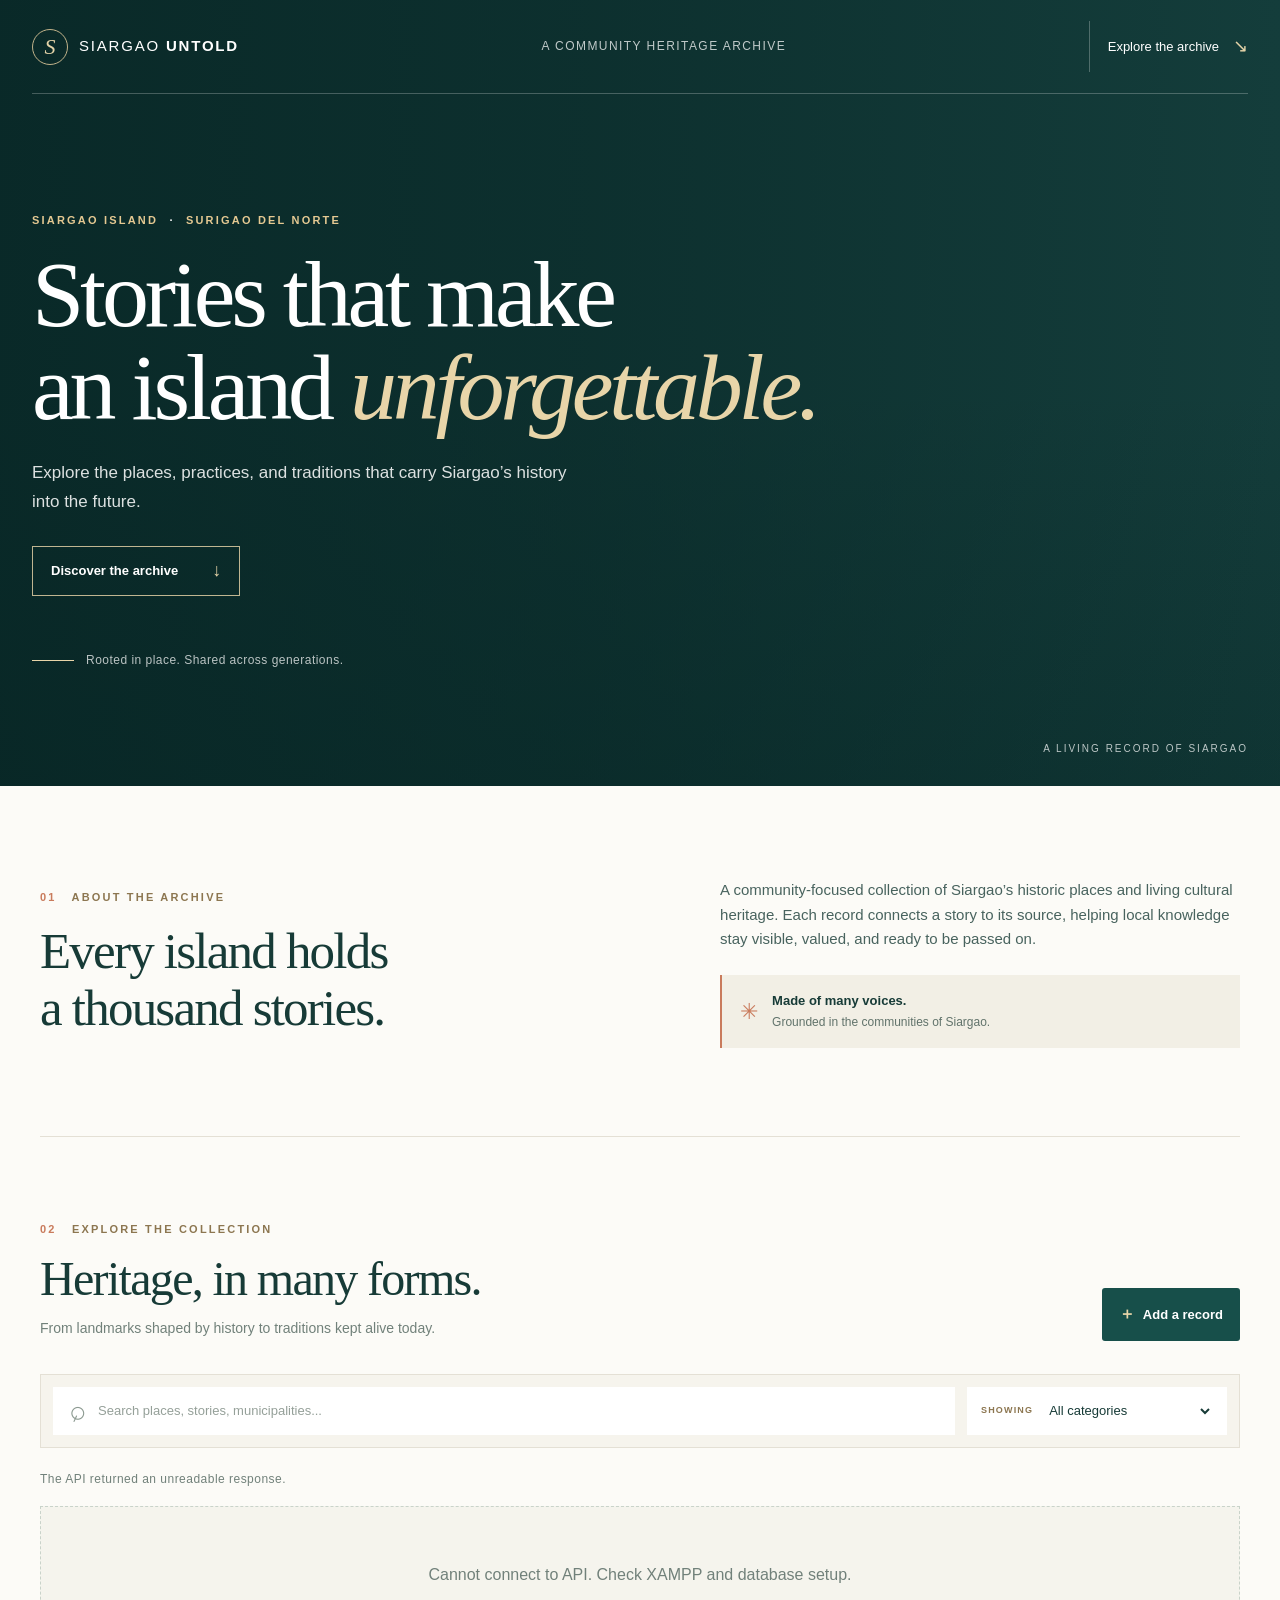
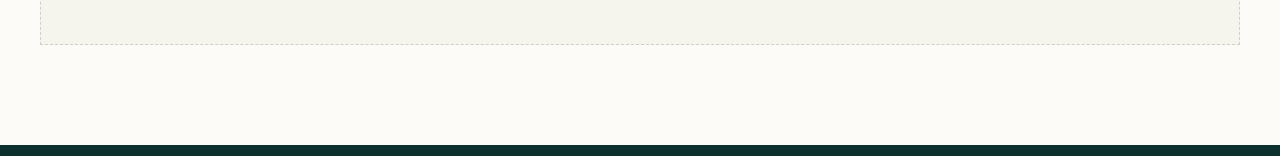
<file: index.html>
<!doctype html>
<html lang="en">
<head>
  <meta charset="utf-8">
  <meta http-equiv="refresh" content="0; url=website/">
  <meta name="viewport" content="width=device-width, initial-scale=1">
  <title>Siargao Heritage Archive</title>
</head>
<body>
  <p>Opening the <a href="website/">Siargao Heritage Archive website</a>...</p>
</body>
</html>
</file>
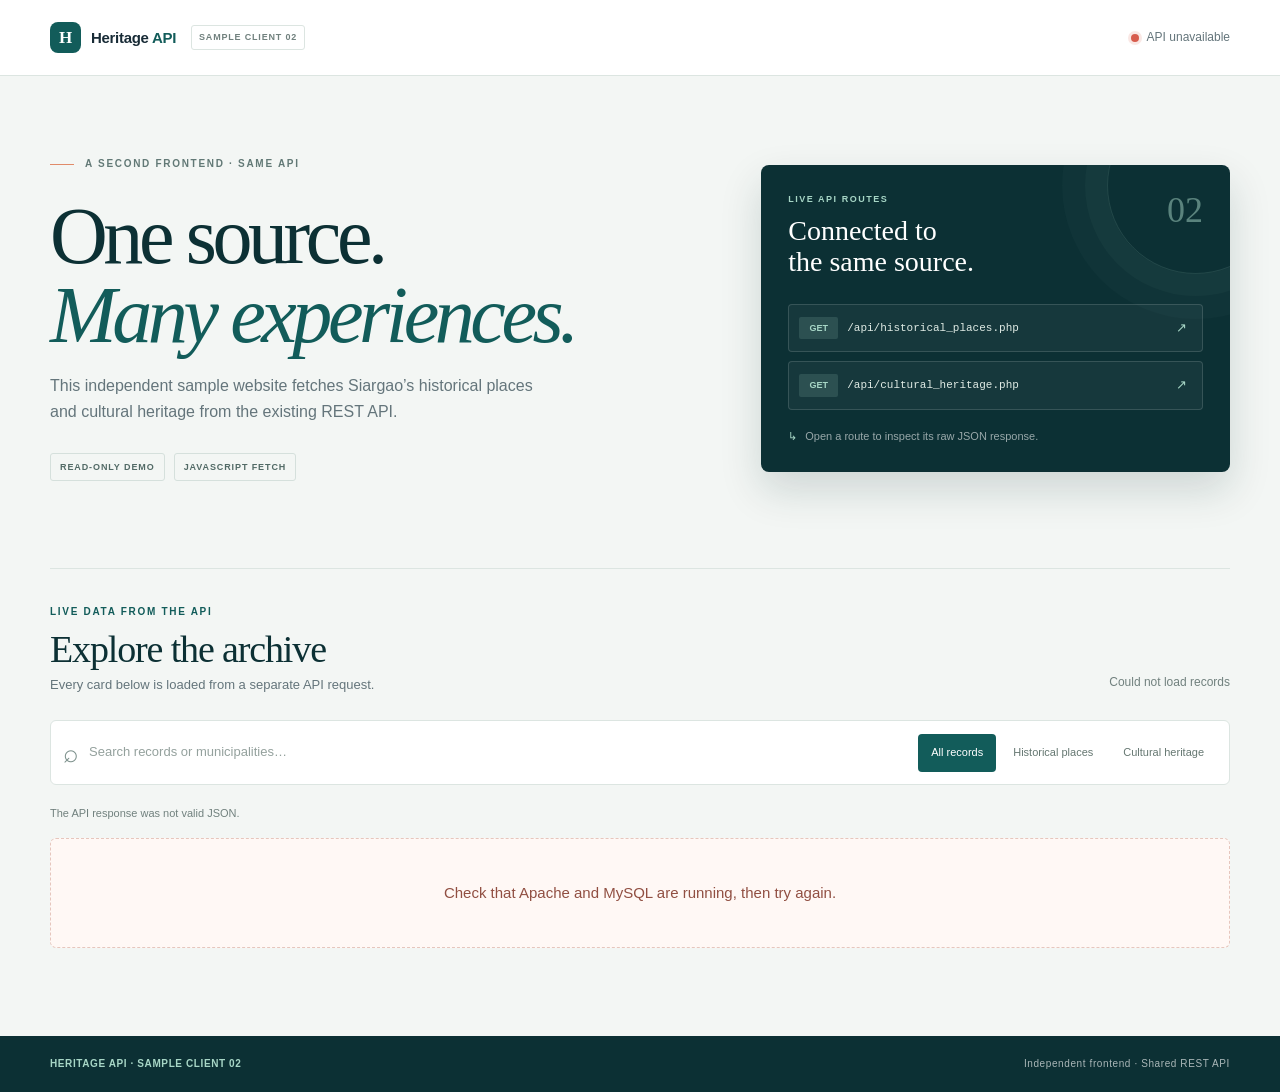
<file: api-demo/index.html>
<!DOCTYPE html>
<html lang="en">
<head>
  <meta charset="UTF-8">
  <meta name="viewport" content="width=device-width, initial-scale=1">
  <meta name="description" content="A second sample frontend that reads Siargao heritage records from the existing REST API.">
  <title>Heritage API · Sample Client</title>
  <link rel="stylesheet" href="style.css">
  <script src="app.js" defer></script>
</head>
<body>
  <header class="topbar">
    <a class="brand" href="#" aria-label="Heritage API sample client home">
      <span class="brandMark" aria-hidden="true">H</span>
      <span>Heritage <strong>API</strong></span>
      <span class="clientTag">SAMPLE CLIENT 02</span>
    </a>
    <div id="connectionStatus" class="connectionStatus" data-state="checking" role="status" aria-live="polite">
      <span class="connectionDot" aria-hidden="true"></span>
      <span id="connectionLabel">Checking API</span>
    </div>
  </header>

  <main>
    <section class="hero">
      <div class="heroCopy">
        <p class="eyebrow"><span class="eyebrowLine"></span> A SECOND FRONTEND · SAME API</p>
        <h1>One source.<br><em>Many experiences.</em></h1>
        <p class="heroDescription">This independent sample website fetches Siargao’s historical places and cultural heritage from the existing REST API.</p>
        <div class="heroBadges">
          <span>READ-ONLY DEMO</span>
          <span>JAVASCRIPT FETCH</span>
        </div>
      </div>

      <aside class="endpointPanel" aria-label="API endpoints used by this sample">
        <div class="panelHeading">
          <div>
            <p class="panelEyebrow">LIVE API ROUTES</p>
            <h2>Connected to<br>the same source.</h2>
          </div>
          <span class="routeCount">02</span>
        </div>
        <a class="endpointLink" href="../api/historical_places.php" target="_blank" rel="noopener noreferrer">
          <span class="method">GET</span>
          <code>/api/historical_places.php</code>
          <span class="externalMark" aria-hidden="true">↗</span>
        </a>
        <a class="endpointLink" href="../api/cultural_heritage.php" target="_blank" rel="noopener noreferrer">
          <span class="method">GET</span>
          <code>/api/cultural_heritage.php</code>
          <span class="externalMark" aria-hidden="true">↗</span>
        </a>
        <p class="panelNote"><span aria-hidden="true">↳</span> Open a route to inspect its raw JSON response.</p>
      </aside>
    </section>

    <section class="collection" aria-labelledby="collectionTitle">
      <div class="collectionHeading">
        <div>
          <p class="sectionEyebrow">LIVE DATA FROM THE API</p>
          <h2 id="collectionTitle">Explore the archive</h2>
          <p class="sectionDescription">Every card below is loaded from a separate API request.</p>
        </div>
        <p id="recordCount" class="recordCount">Loading records…</p>
      </div>

      <div class="toolbar">
        <label class="searchField">
          <span aria-hidden="true">⌕</span>
          <input id="searchInput" type="search" placeholder="Search records or municipalities…" aria-label="Search API records">
        </label>
        <div class="categoryTabs" role="group" aria-label="Filter records by category">
          <button type="button" class="categoryTab is-active" data-table="" aria-pressed="true">All records</button>
          <button type="button" class="categoryTab" data-table="historical_places" aria-pressed="false">Historical places</button>
          <button type="button" class="categoryTab" data-table="cultural_heritage" aria-pressed="false">Cultural heritage</button>
        </div>
      </div>

      <p id="loadMessage" class="loadMessage" role="status" aria-live="polite"></p>
      <div id="records" class="recordGrid"></div>
    </section>
  </main>

  <footer>
    <span>HERITAGE API · SAMPLE CLIENT 02</span>
    <span>Independent frontend · Shared REST API</span>
  </footer>

  <dialog id="detailDialog" aria-labelledby="detailTitle">
    <button id="closeDetails" class="closeButton" type="button" aria-label="Close record details">×</button>
    <div id="recordDetails"></div>
  </dialog>
</body>
</html>
</file>
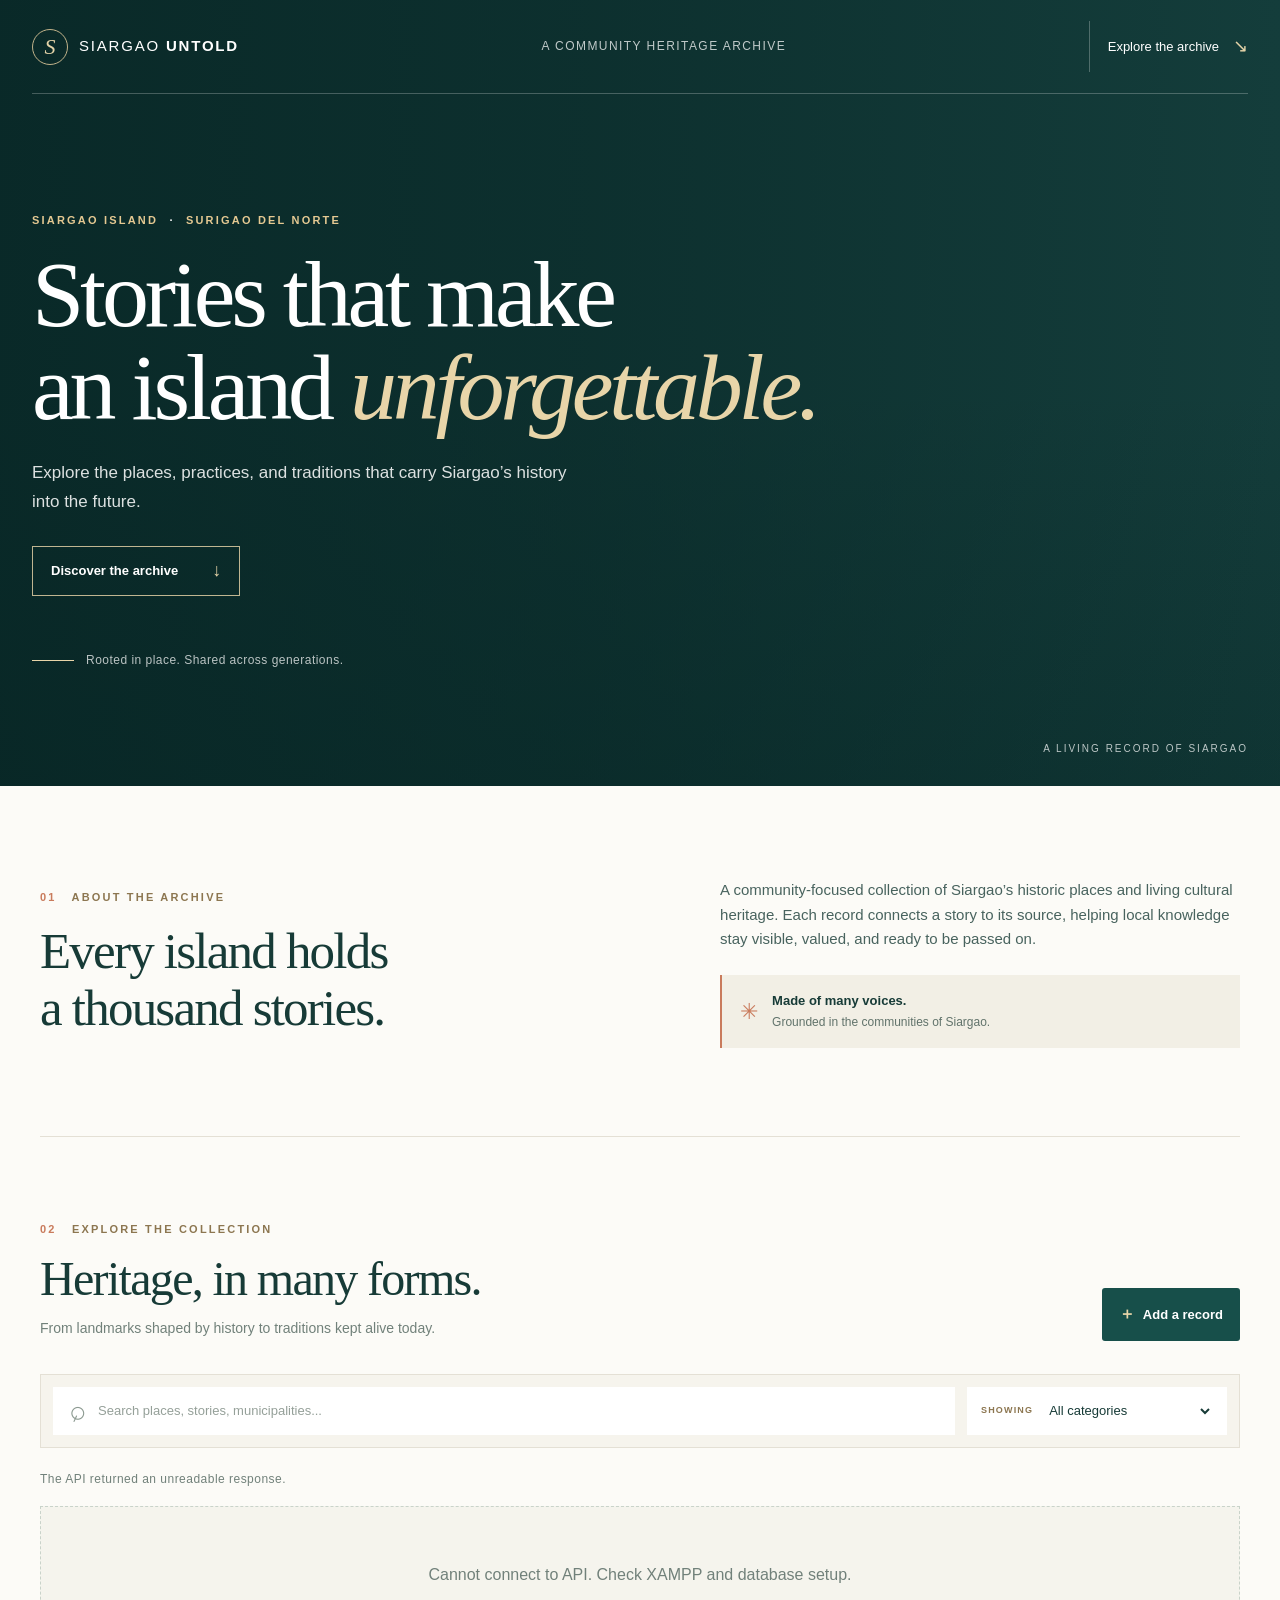
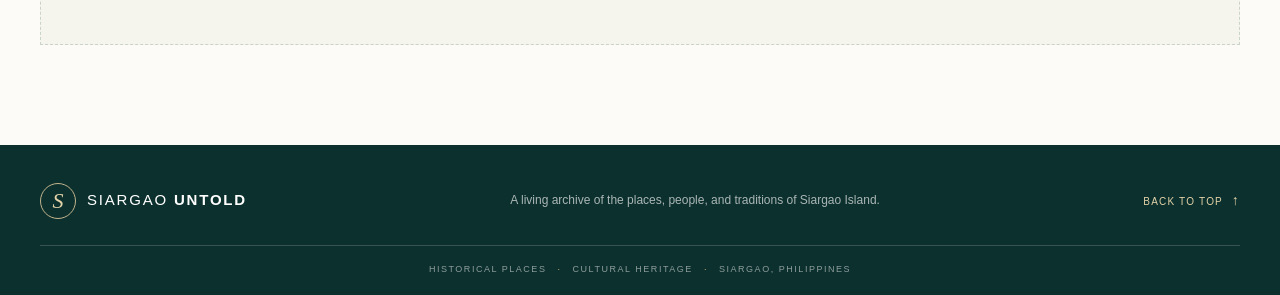
<file: website/index.html>
<!DOCTYPE html>
<html lang="en">
<head>
  <meta charset="UTF-8">
  <meta name="viewport" content="width=device-width, initial-scale=1">
  <title>Siargao Untold</title>
  <link rel="stylesheet" href="assets/style.css">
</head>
<body>
  <header class="hero">
    <nav class="siteNav" aria-label="Main navigation">
      <a class="brand" href="#" aria-label="Siargao Untold home">
        <span class="brandMark" aria-hidden="true">S</span>
        <span class="brandName">Siargao <strong>Untold</strong></span>
      </a>
      <span class="navNote">A community heritage archive</span>
      <a class="navLink" href="#collection">Explore the archive <span aria-hidden="true">↘</span></a>
    </nav>
    <div class="heroText">
      <p class="eyebrow">SIARGAO ISLAND <span>·</span> SURIGAO DEL NORTE</p>
      <h1>Stories that make<br>an island <em>unforgettable.</em></h1>
      <p class="heroDescription">Explore the places, practices, and traditions that carry Siargao’s history into the future.</p>
      <a class="heroCta" href="#collection">Discover the archive <span aria-hidden="true">↓</span></a>
      <div class="heroFootnote">
        <span class="heroRule" aria-hidden="true"></span>
        <span>Rooted in place. Shared across generations.</span>
      </div>
    </div>
    <span class="heroCaption">A living record of Siargao</span>
  </header>

  <main>
    <section class="intro">
      <div class="introHeading">
        <p class="sectionLabel"><span>01</span> ABOUT THE ARCHIVE</p>
        <h2>Every island holds<br>a thousand stories.</h2>
      </div>
      <div class="introCopy">
        <p>A community-focused collection of Siargao’s historic places and living cultural heritage. Each record connects a story to its source, helping local knowledge stay visible, valued, and ready to be passed on.</p>
        <div class="archiveNote">
          <span class="archiveNoteMark" aria-hidden="true">✳</span>
          <span><strong>Made of many voices.</strong><br>Grounded in the communities of Siargao.</span>
        </div>
      </div>
    </section>

    <section id="collection">
      <div class="sectionHeading">
        <div>
          <p class="sectionLabel"><span>02</span> EXPLORE THE COLLECTION</p>
          <h2>Heritage, in many forms.</h2>
          <p class="sectionDescription">From landmarks shaped by history to traditions kept alive today.</p>
        </div>
        <button id="addButton" class="addButton" type="button"><span aria-hidden="true">＋</span> Add a record</button>
      </div>
      <div class="filters">
        <label class="searchField">
          <span class="searchIcon" aria-hidden="true">⌕</span>
          <input id="searchInput" type="search" placeholder="Search places, stories, municipalities..." aria-label="Search records">
        </label>
        <label class="categoryField">
          <span>SHOWING</span>
          <select id="categoryFilter" aria-label="Filter by category">
            <option value="">All categories</option>
            <option value="historical_places">Historical Places</option>
            <option value="cultural_heritage">Cultural Heritage</option>
          </select>
        </label>
      </div>
      <p id="status" role="status" aria-live="polite">Loading records...</p>
      <div id="records" class="cards"></div>
    </section>
  </main>

  <dialog id="recordDialog">
    <form id="recordForm">
      <div class="heading">
        <h2 id="formHeading">Add a record</h2>
        <button class="muted" id="closeFormButton" type="button" aria-label="Close">×</button>
      </div>
      <input id="recordId" type="hidden">
      <label>Category
        <select id="recordType" required>
          <option value="historical_places">Historical Places</option>
          <option value="cultural_heritage">Cultural Heritage</option>
        </select>
      </label>
      <label id="heritageCategoryField" hidden>Heritage category
        <input id="heritageCategory" type="text" placeholder="For example, Festival and Community Celebration">
      </label>
      <label>Name *
        <input id="name" type="text" maxlength="255" required>
      </label>
      <label>Municipality
        <input id="municipality" type="text" maxlength="255">
      </label>
      <label>Description *
        <textarea id="description" rows="4" required></textarea>
      </label>
      <label><span id="detailFieldLabel">Historical significance</span>
        <textarea id="detailField" rows="3"></textarea>
      </label>
      <label>Image URL (optional)
        <input id="imageUrl" type="url" placeholder="Leave blank until an actual image is available">
      </label>
      <label>Source reference URL *
        <input id="sourceReference" type="url" required>
      </label>
      <p class="note">Records are marked online_source_based until verified through local research.</p>
      <div class="actions">
        <button class="muted" id="cancelFormButton" type="button">Cancel</button>
        <button type="submit">Save record</button>
      </div>
    </form>
  </dialog>

  <dialog id="detailDialog">
    <div id="recordDetails"></div>
    <button class="muted" id="closeDetailsButton" type="button">Close</button>
  </dialog>

  <footer>
    <div class="footerInner">
      <a class="brand footerBrand" href="#" aria-label="Siargao Untold home">
        <span class="brandMark" aria-hidden="true">S</span>
        <span class="brandName">Siargao <strong>Untold</strong></span>
      </a>
      <p>A living archive of the places, people, and traditions of Siargao Island.</p>
      <a class="backToTop" href="#" aria-label="Back to top">BACK TO TOP <span aria-hidden="true">↑</span></a>
    </div>
    <div class="footerBase">HISTORICAL PLACES <span>·</span> CULTURAL HERITAGE <span>·</span> SIARGAO, PHILIPPINES</div>
  </footer>
  <script src="assets/app.js"></script>
</body>
</html>
</file>
<file: api-demo/style.css>
:root {
  color-scheme: light;
  --ink: #182b36;
  --muted: #64757b;
  --ocean: #125c5a;
  --ocean-dark: #0c3034;
  --mint: #a7d6c6;
  --coral: #e08b69;
  --paper: #f3f6f4;
  --line: #dce5e1;
}

* { box-sizing: border-box; }
body {
  margin: 0;
  background: var(--paper);
  color: var(--ink);
  font: 15px/1.6 "Segoe UI", Arial, sans-serif;
  -webkit-font-smoothing: antialiased;
}
a { color: inherit; }
button, input { font: inherit; }
button:focus-visible, a:focus-visible, input:focus-visible {
  outline: 3px solid rgba(224, 139, 105, 0.65);
  outline-offset: 3px;
}

.topbar {
  display: flex;
  min-height: 76px;
  align-items: center;
  justify-content: space-between;
  padding: 0 max(28px, calc((100% - 1180px) / 2));
  border-bottom: 1px solid var(--line);
  background: #fff;
}
.brand {
  display: inline-flex;
  align-items: center;
  gap: 10px;
  color: var(--ink);
  font-size: 15px;
  font-weight: 700;
  letter-spacing: -0.02em;
  text-decoration: none;
}
.brand strong { color: var(--ocean); }
.brandMark {
  display: grid;
  width: 31px;
  height: 31px;
  place-items: center;
  border-radius: 8px;
  background: var(--ocean);
  color: #fff;
  font: 600 17px/1 Georgia, serif;
}
.clientTag {
  margin-left: 5px;
  padding: 4px 7px;
  border: 1px solid var(--line);
  border-radius: 3px;
  color: #71817e;
  font-size: 9px;
  letter-spacing: 0.09em;
}
.connectionStatus {
  display: inline-flex;
  align-items: center;
  gap: 8px;
  color: var(--muted);
  font-size: 12px;
}
.connectionDot {
  width: 8px;
  height: 8px;
  border-radius: 50%;
  background: #e0b158;
  box-shadow: 0 0 0 3px rgba(224, 177, 88, 0.15);
}
.connectionStatus[data-state="connected"] .connectionDot {
  background: #38a878;
  box-shadow: 0 0 0 3px rgba(56, 168, 120, 0.15);
}
.connectionStatus[data-state="error"] .connectionDot {
  background: #d75c4d;
  box-shadow: 0 0 0 3px rgba(215, 92, 77, 0.15);
}

main { width: min(1180px, calc(100% - 56px)); margin: 0 auto; }
.hero {
  display: grid;
  grid-template-columns: minmax(0, 1fr) minmax(330px, 0.77fr);
  gap: clamp(42px, 8vw, 110px);
  align-items: center;
  padding: 80px 0 87px;
}
.heroCopy { max-width: 640px; }
.eyebrow, .sectionEyebrow, .panelEyebrow {
  margin: 0;
  color: #627976;
  font-size: 10px;
  font-weight: 700;
  letter-spacing: 0.17em;
}
.eyebrow { display: flex; align-items: center; gap: 11px; }
.eyebrowLine { width: 24px; height: 1px; background: var(--coral); }
.hero h1 {
  margin: 25px 0 18px;
  color: var(--ocean-dark);
  font: 500 clamp(51px, 6.6vw, 80px)/0.99 Georgia, "Times New Roman", serif;
  letter-spacing: -0.055em;
}
.hero h1 em { color: var(--ocean); font-weight: 400; }
.heroDescription {
  max-width: 510px;
  margin: 0;
  color: var(--muted);
  font-size: 16px;
}
.heroBadges {
  display: flex;
  flex-wrap: wrap;
  gap: 9px;
  margin-top: 28px;
}
.heroBadges span {
  padding: 6px 9px;
  border: 1px solid #d5e0dc;
  border-radius: 3px;
  color: #526a66;
  font-size: 9px;
  font-weight: 700;
  letter-spacing: 0.1em;
}
.endpointPanel {
  position: relative;
  overflow: hidden;
  padding: 27px;
  border-radius: 8px;
  background: var(--ocean-dark);
  color: #fff;
  box-shadow: 0 18px 42px rgba(12, 48, 52, 0.16);
}
.endpointPanel::after {
  position: absolute;
  top: -68px;
  right: -54px;
  width: 175px;
  height: 175px;
  border: 1px solid rgba(167, 214, 198, 0.14);
  border-radius: 50%;
  box-shadow: 0 0 0 22px rgba(167, 214, 198, 0.035), 0 0 0 45px rgba(167, 214, 198, 0.025);
  content: "";
  pointer-events: none;
}
.panelHeading {
  display: flex;
  align-items: flex-start;
  justify-content: space-between;
  margin-bottom: 26px;
}
.panelEyebrow { color: var(--mint); font-size: 9px; }
.panelHeading h2 {
  margin: 9px 0 0;
  font: 400 28px/1.12 Georgia, "Times New Roman", serif;
}
.routeCount { color: rgba(167, 214, 198, 0.5); font: 400 36px/1 Georgia, serif; }
.endpointLink {
  position: relative;
  display: grid;
  grid-template-columns: 39px minmax(0, 1fr) 16px;
  gap: 9px;
  align-items: center;
  margin-top: 9px;
  padding: 12px 10px;
  border: 1px solid rgba(255, 255, 255, 0.14);
  border-radius: 4px;
  background: rgba(255, 255, 255, 0.045);
  color: #f6fbf7;
  text-decoration: none;
  transition: background 150ms ease, border-color 150ms ease;
}
.endpointLink:hover {
  border-color: rgba(167, 214, 198, 0.5);
  background: rgba(255, 255, 255, 0.09);
}
.method {
  padding: 4px 5px;
  border-radius: 2px;
  background: rgba(167, 214, 198, 0.15);
  color: var(--mint);
  font-size: 9px;
  font-weight: 700;
  text-align: center;
}
.endpointLink code {
  overflow: hidden;
  color: #e0ebe5;
  font: 11px/1.5 Consolas, "Courier New", monospace;
  text-overflow: ellipsis;
  white-space: nowrap;
}
.externalMark { color: var(--mint); font-size: 13px; }
.panelNote {
  margin: 18px 0 0;
  color: rgba(255, 255, 255, 0.58);
  font-size: 11px;
}
.panelNote span { padding-right: 5px; color: var(--mint); }

.collection {
  padding: 35px 0 88px;
  border-top: 1px solid var(--line);
}
.collectionHeading {
  display: flex;
  align-items: flex-end;
  justify-content: space-between;
  gap: 20px;
  margin-bottom: 25px;
}
.sectionEyebrow { color: var(--ocean); }
.collectionHeading h2 {
  margin: 8px 0 3px;
  color: var(--ocean-dark);
  font: 400 38px/1.15 Georgia, "Times New Roman", serif;
  letter-spacing: -0.03em;
}
.sectionDescription { margin: 0; color: var(--muted); font-size: 13px; }
.recordCount {
  flex: 0 0 auto;
  margin: 0 0 3px;
  color: #71817e;
  font-size: 12px;
}
.toolbar {
  display: flex;
  align-items: center;
  justify-content: space-between;
  gap: 18px;
  padding: 12px;
  border: 1px solid var(--line);
  border-radius: 6px;
  background: #fff;
}
.searchField {
  display: flex;
  min-width: 220px;
  flex: 1;
  align-items: center;
  gap: 10px;
  color: #7d918c;
}
.searchField > span { font: 26px/1 Arial, sans-serif; }
.searchField input {
  width: 100%;
  min-width: 0;
  padding: 9px 0;
  border: 0;
  outline: 0;
  background: transparent;
  color: var(--ink);
  font-size: 13px;
}
.searchField input::placeholder { color: #94a19d; }
.searchField:focus-within { outline: 2px solid rgba(18, 92, 90, 0.18); outline-offset: 5px; }
.categoryTabs { display: flex; flex-wrap: wrap; gap: 4px; }
.categoryTab {
  padding: 9px 12px;
  border: 1px solid transparent;
  border-radius: 4px;
  background: transparent;
  color: #657771;
  cursor: pointer;
  font-size: 11px;
  transition: background 150ms ease, color 150ms ease;
}
.categoryTab:hover { background: #eef4f0; }
.categoryTab.is-active {
  background: var(--ocean);
  color: #fff;
}
.loadMessage {
  min-height: 21px;
  margin: 20px 0 12px;
  color: #71817e;
  font-size: 11px;
}
.recordGrid {
  display: grid;
  grid-template-columns: repeat(3, minmax(0, 1fr));
  gap: 18px;
}
.recordCard {
  display: flex;
  min-width: 0;
  flex-direction: column;
  overflow: hidden;
  border: 1px solid #e0e7e2;
  border-radius: 6px;
  background: #fff;
  transition: transform 160ms ease, box-shadow 160ms ease;
}
.recordCard:hover {
  transform: translateY(-3px);
  box-shadow: 0 12px 28px rgba(24, 55, 48, 0.1);
}
.recordImage {
  display: block;
  width: 100%;
  height: 190px;
  object-fit: cover;
  background: #e5eeea;
}
.recordBody {
  display: flex;
  flex: 1;
  flex-direction: column;
  align-items: flex-start;
  padding: 17px 18px 16px;
}
.recordCategory {
  color: #71827b;
  font-size: 9px;
  font-weight: 700;
  letter-spacing: 0.1em;
  text-transform: uppercase;
}
.recordBody h3 {
  margin: 7px 0 8px;
  color: var(--ocean-dark);
  font: 400 21px/1.2 Georgia, "Times New Roman", serif;
}
.recordBody p {
  margin: 0 0 12px;
  color: var(--muted);
  font-size: 12px;
  line-height: 1.65;
}
.recordLocation {
  margin-top: auto;
  padding-top: 10px;
  color: #778a83;
  font-size: 10px;
}
.recordBody button {
  margin-top: 14px;
  padding: 8px 11px;
  border: 1px solid #d4e4dc;
  border-radius: 3px;
  background: #f3f8f5;
  color: var(--ocean);
  cursor: pointer;
  font-size: 11px;
  font-weight: 700;
}
.recordBody button:hover { border-color: var(--ocean); background: #e5f0e9; }
.emptyState, .errorState {
  grid-column: 1 / -1;
  padding: 42px 22px;
  border: 1px dashed #cbd9d1;
  border-radius: 6px;
  color: var(--muted);
  text-align: center;
}
.errorState { border-color: #e6c6bd; background: #fff8f5; color: #914f42; }

footer {
  display: flex;
  justify-content: space-between;
  gap: 15px;
  padding: 20px max(28px, calc((100% - 1180px) / 2));
  background: var(--ocean-dark);
  color: rgba(255, 255, 255, 0.65);
  font-size: 10px;
  letter-spacing: 0.06em;
}
footer span:first-child { color: var(--mint); font-weight: 700; }

dialog {
  width: min(660px, calc(100% - 30px));
  max-height: 90vh;
  overflow: auto;
  padding: 30px;
  border: 1px solid var(--line);
  border-radius: 8px;
  background: #fff;
  color: var(--ink);
  box-shadow: 0 22px 65px rgba(8, 39, 39, 0.28);
}
dialog::backdrop { background: rgba(9, 31, 35, 0.62); backdrop-filter: blur(3px); }
.closeButton {
  float: right;
  width: 34px;
  height: 34px;
  border: 1px solid var(--line);
  border-radius: 50%;
  background: #fff;
  color: var(--ink);
  cursor: pointer;
  font-size: 21px;
}
.detailEyebrow {
  margin: 3px 45px 7px 0;
  color: var(--ocean);
  font-size: 10px;
  font-weight: 700;
  letter-spacing: 0.12em;
  text-transform: uppercase;
}
.detailTitle {
  margin: 0 45px 12px 0;
  color: var(--ocean-dark);
  font: 400 32px/1.15 Georgia, "Times New Roman", serif;
}
.detailMeta { color: var(--muted); font-size: 12px; }
.detailImage { width: 100%; max-height: 300px; margin: 14px 0; object-fit: cover; }
.detailText { color: #4f6562; font-size: 14px; }
.rawResponse {
  margin-top: 23px;
  border: 1px solid var(--line);
  border-radius: 5px;
  background: #f7faf8;
}
.rawResponse summary {
  padding: 11px 13px;
  color: var(--ocean);
  cursor: pointer;
  font-size: 11px;
  font-weight: 700;
}
.rawResponse pre {
  overflow: auto;
  max-height: 260px;
  margin: 0;
  padding: 13px;
  border-top: 1px solid var(--line);
  color: #344c48;
  font: 11px/1.6 Consolas, "Courier New", monospace;
}

@media (max-width: 850px) {
  .hero { grid-template-columns: minmax(0, 1fr) minmax(280px, 0.8fr); gap: 35px; }
  .recordGrid { grid-template-columns: repeat(2, minmax(0, 1fr)); }
  .toolbar { align-items: stretch; flex-direction: column; }
  .searchField { min-height: 40px; }
  .categoryTabs { border-top: 1px solid #edf0ed; padding-top: 9px; }
}
@media (max-width: 620px) {
  .topbar { min-height: 67px; padding: 0 18px; }
  .brand { gap: 7px; font-size: 13px; }
  .brandMark { width: 28px; height: 28px; }
  .clientTag { display: none; }
  .connectionStatus { font-size: 10px; }
  main { width: calc(100% - 36px); }
  .hero { grid-template-columns: 1fr; gap: 34px; padding: 56px 0 58px; }
  .hero h1 { margin-top: 20px; font-size: clamp(48px, 12vw, 68px); }
  .heroDescription { font-size: 14px; }
  .endpointPanel { padding: 22px; }
  .collection { padding: 28px 0 60px; }
  .collectionHeading { align-items: flex-start; flex-direction: column; gap: 7px; }
  .collectionHeading h2 { font-size: 32px; }
  .recordGrid { grid-template-columns: 1fr; }
  .recordImage { height: 215px; }
  .categoryTabs { display: grid; grid-template-columns: 1fr; }
  .categoryTab { text-align: left; }
  footer { flex-direction: column; padding: 19px 18px; }
}
@media (prefers-reduced-motion: reduce) {
  html { scroll-behavior: auto; }
  *, *::before, *::after { transition-duration: 0.01ms !important; }
}
</file>
<file: website/assets/style.css>
:root {
  color-scheme: light;
  --ink: #173b37;
  --ink-soft: #48635e;
  --ocean: #174f4a;
  --ocean-dark: #0c302e;
  --sea-glass: #dce9e2;
  --sand: #f5f2e9;
  --paper: #fcfbf7;
  --gold: #c9a76b;
  --coral: #c97b5c;
  --line: #e4e0d5;
  --shadow: 0 16px 42px rgba(27, 55, 48, 0.09);
}

* { box-sizing: border-box; }
[hidden] { display: none !important; }
html { scroll-behavior: smooth; scroll-padding-top: 24px; }
body {
  margin: 0;
  background: var(--paper);
  color: var(--ink);
  font: 16px/1.65 "Avenir Next", Avenir, "Segoe UI", sans-serif;
  -webkit-font-smoothing: antialiased;
}
a { color: inherit; }
button, input, select, textarea { font: inherit; }
button, a, select { -webkit-tap-highlight-color: transparent; }
button:focus-visible, a:focus-visible, input:focus-visible, select:focus-visible, textarea:focus-visible {
  outline: 3px solid rgba(201, 123, 92, 0.65);
  outline-offset: 3px;
}

.hero {
  position: relative;
  isolation: isolate;
  min-height: 680px;
  overflow: hidden;
  color: #fff;
  background: #153f3d url("https://images.unsplash.com/photo-1518509562904-e7ef99cdcc86?auto=format&fit=crop&w=2000&q=88") center 48% / cover no-repeat;
}
.hero::before {
  position: absolute;
  z-index: -1;
  inset: 0;
  background:
    linear-gradient(90deg, rgba(7, 37, 36, 0.84) 0%, rgba(7, 37, 36, 0.58) 46%, rgba(7, 37, 36, 0.08) 100%),
    linear-gradient(0deg, rgba(7, 37, 36, 0.36), transparent 50%);
  content: "";
}
.siteNav {
  display: flex;
  align-items: center;
  justify-content: space-between;
  width: min(1280px, calc(100% - 64px));
  height: 94px;
  margin: 0 auto;
  border-bottom: 1px solid rgba(255, 255, 255, 0.24);
}
.brand {
  display: inline-flex;
  align-items: center;
  gap: 11px;
  color: #fff;
  text-decoration: none;
}
.brandMark {
  display: grid;
  width: 36px;
  height: 36px;
  place-items: center;
  border: 1px solid rgba(225, 203, 156, 0.85);
  border-radius: 50%;
  color: #e4d3a8;
  font: italic 22px/1 Georgia, serif;
}
.brandName {
  font-size: 15px;
  font-weight: 500;
  letter-spacing: 0.12em;
  text-transform: uppercase;
}
.brandName strong { font-weight: 700; }
.navNote {
  color: rgba(255, 255, 255, 0.74);
  font-size: 12px;
  letter-spacing: 0.12em;
  text-transform: uppercase;
}
.navLink {
  display: inline-flex;
  align-items: center;
  gap: 14px;
  padding: 11px 0 11px 18px;
  border-left: 1px solid rgba(255, 255, 255, 0.26);
  color: #fff;
  font-size: 13px;
  text-decoration: none;
}
.navLink span { color: #e4d3a8; font-size: 18px; }
.heroText {
  width: min(1280px, 100%);
  margin: 0 auto;
  padding: clamp(95px, 13vh, 145px) 32px 115px;
}
.eyebrow, .sectionLabel {
  margin: 0 0 19px;
  color: #e5c992;
  font-size: 11px;
  font-weight: 700;
  letter-spacing: 0.2em;
}
.eyebrow span { padding: 0 6px; color: #fff; }
.heroText h1 {
  max-width: 1100px;
  margin: 0;
  font: 500 clamp(54px, 7.5vw, 94px)/0.99 Georgia, "Times New Roman", serif;
  letter-spacing: -0.045em;
}
.heroText h1 em {
  color: #e8d5a9;
  font-weight: 400;
}
.heroDescription {
  max-width: 540px;
  margin: 25px 0 29px;
  color: rgba(255, 255, 255, 0.86);
  font-size: 17px;
  line-height: 1.7;
}
.heroCta {
  display: inline-flex;
  align-items: center;
  gap: 34px;
  min-height: 50px;
  padding: 0 18px;
  border: 1px solid rgba(232, 213, 169, 0.82);
  color: #fff;
  font-size: 13px;
  font-weight: 600;
  text-decoration: none;
  transition: background 160ms ease, color 160ms ease;
}
.heroCta span { color: #e8d5a9; font-size: 18px; }
.heroCta:hover { background: #e8d5a9; color: var(--ocean-dark); }
.heroCta:hover span { color: var(--ocean-dark); }
.heroFootnote {
  display: flex;
  align-items: center;
  gap: 12px;
  margin-top: 55px;
  color: rgba(255, 255, 255, 0.72);
  font-size: 12px;
  letter-spacing: 0.04em;
}
.heroRule { width: 42px; height: 1px; background: #e8d5a9; }
.heroCaption {
  position: absolute;
  right: max(32px, calc((100% - 1280px) / 2));
  bottom: 28px;
  color: rgba(255, 255, 255, 0.72);
  font-size: 10px;
  letter-spacing: 0.2em;
  text-transform: uppercase;
}

main {
  width: min(1200px, calc(100% - 64px));
  margin: 0 auto;
}
.intro {
  display: grid;
  grid-template-columns: 1fr 0.9fr;
  gap: clamp(40px, 8vw, 115px);
  align-items: center;
  padding: 92px 0 88px;
  border-bottom: 1px solid var(--line);
}
.sectionLabel {
  margin-bottom: 17px;
  color: #8c7650;
}
.sectionLabel span {
  margin-right: 10px;
  color: var(--coral);
}
.intro h2, .sectionHeading h2 {
  margin: 0;
  color: var(--ink);
  font: 400 clamp(36px, 4vw, 51px)/1.12 Georgia, "Times New Roman", serif;
  letter-spacing: -0.035em;
}
.introCopy > p {
  max-width: 550px;
  margin: 0 0 23px;
  color: var(--ink-soft);
  font-size: 15px;
}
.archiveNote {
  display: flex;
  align-items: center;
  gap: 14px;
  padding: 15px 18px;
  border-left: 2px solid var(--coral);
  background: #f2efe5;
  color: #61736b;
  font-size: 12px;
  line-height: 1.7;
}
.archiveNote strong { color: var(--ink); font-size: 13px; }
.archiveNoteMark { color: var(--coral); font-size: 22px; }

#collection { padding: 83px 0 100px; }
.sectionHeading {
  display: flex;
  align-items: flex-end;
  justify-content: space-between;
  gap: 30px;
  margin-bottom: 33px;
}
.sectionHeading .sectionLabel { margin-bottom: 14px; }
.sectionHeading h2 { font-size: clamp(36px, 4vw, 48px); }
.sectionDescription {
  margin: 12px 0 0;
  color: #71817a;
  font-size: 14px;
}
.addButton, button {
  border: 0;
  border-radius: 3px;
  background: var(--ocean);
  color: #fff;
  cursor: pointer;
  font-weight: 600;
  transition: background 160ms ease, transform 160ms ease;
}
.addButton {
  flex: 0 0 auto;
  padding: 13px 17px;
  font-size: 13px;
}
.addButton span { margin-right: 5px; color: #e8d5a9; font-size: 16px; }
button:hover { background: #28655d; }
.addButton:hover { transform: translateY(-2px); }
.filters {
  display: grid;
  grid-template-columns: minmax(0, 1fr) 260px;
  gap: 12px;
  padding: 12px;
  border: 1px solid var(--line);
  background: #f6f4ed;
}
.searchField {
  display: flex;
  align-items: center;
  gap: 11px;
  min-width: 0;
  padding: 0 15px;
  background: #fff;
}
.searchIcon { color: #8c9a91; font: 28px/1 Arial, sans-serif; transform: rotate(-20deg); }
.searchField input, .categoryField select {
  width: 100%;
  min-width: 0;
  height: 48px;
  border: 0;
  outline: none;
  background: transparent;
  color: var(--ink);
  font-size: 13px;
}
.searchField input::placeholder { color: #95a099; }
.searchField:focus-within, .categoryField:focus-within { box-shadow: inset 0 0 0 1px #b5c8bb; }
.categoryField {
  display: flex;
  align-items: center;
  gap: 12px;
  padding: 0 14px;
  background: #fff;
}
.categoryField > span {
  flex: 0 0 auto;
  color: #8c7650;
  font-size: 9px;
  font-weight: 700;
  letter-spacing: 0.13em;
}
.categoryField select { cursor: pointer; }
#status {
  display: inline-block;
  margin: 22px 0 17px;
  color: #71817a;
  font-size: 12px;
  letter-spacing: 0.04em;
}
.cards {
  display: grid;
  grid-template-columns: repeat(3, minmax(0, 1fr));
  gap: 22px;
}
.card {
  display: flex;
  min-width: 0;
  flex-direction: column;
  overflow: hidden;
  border: 1px solid #e8e4da;
  border-radius: 8px;
  background: #fff;
  box-shadow: 0 3px 14px rgba(28, 57, 48, 0.035);
  transition: box-shadow 180ms ease, transform 180ms ease;
}
.card:hover {
  transform: translateY(-5px);
  box-shadow: var(--shadow);
}
.card > img {
  display: block;
  width: 100%;
  height: 215px;
  object-fit: cover;
  background: var(--sea-glass);
}
.cardBody {
  display: flex;
  flex: 1;
  flex-direction: column;
  align-items: flex-start;
  padding: 21px 21px 18px;
}
.cardBody small {
  color: #967747;
  font-size: 9px;
  font-weight: 700;
  letter-spacing: 0.13em;
  line-height: 1.55;
  text-transform: uppercase;
}
.card h3 {
  margin: 10px 0 8px;
  color: var(--ink);
  font: 400 23px/1.16 Georgia, "Times New Roman", serif;
  letter-spacing: -0.02em;
}
.card p {
  margin: 0 0 14px;
  color: #71817a;
  font-size: 13px;
  line-height: 1.65;
}
.cardBody > p:last-of-type {
  margin: auto 0 13px;
  padding-top: 17px;
  color: #8c968e;
  font-size: 10px;
  letter-spacing: 0.04em;
}
.actions {
  display: flex;
  width: 100%;
  gap: 7px;
  margin-top: 1px;
}
.actions button {
  flex: 1;
  min-height: 36px;
  padding: 8px 10px;
  border-radius: 3px;
  font-size: 11px;
}
.actions .muted {
  border: 1px solid #dfe5df;
  background: #f3f5f1;
  color: #45635c;
}
.actions .muted:hover { background: #e4ece6; }
.empty {
  grid-column: 1 / -1;
  padding: 55px 25px;
  border: 1px dashed #c9d3ca;
  background: #f5f4ed;
  color: #71817a;
  text-align: center;
}

dialog {
  width: min(680px, calc(100% - 32px));
  max-height: min(90vh, 900px);
  overflow: auto;
  padding: 30px;
  border: 1px solid var(--line);
  border-radius: 8px;
  background: var(--paper);
  color: var(--ink);
  box-shadow: 0 24px 80px rgba(8, 30, 28, 0.28);
}
dialog::backdrop { background: rgba(8, 30, 28, 0.65); backdrop-filter: blur(3px); }
dialog .heading {
  display: flex;
  align-items: center;
  justify-content: space-between;
  gap: 18px;
  margin-bottom: 20px;
}
dialog h2 {
  margin: 0;
  font: 400 34px/1.1 Georgia, "Times New Roman", serif;
}
dialog h3 {
  margin: 22px 0 6px;
  font: 400 21px/1.2 Georgia, "Times New Roman", serif;
}
dialog p { color: var(--ink-soft); font-size: 14px; }
dialog label {
  display: block;
  margin: 13px 0;
  color: var(--ink);
  font-size: 12px;
  font-weight: 700;
}
dialog label input, dialog label textarea, dialog label select {
  display: block;
  width: 100%;
  margin-top: 6px;
  padding: 11px 12px;
  border: 1px solid var(--line);
  border-radius: 3px;
  background: #fff;
  color: var(--ink);
  font: 14px/1.5 "Avenir Next", Avenir, "Segoe UI", sans-serif;
}
dialog textarea { resize: vertical; }
dialog .note {
  padding: 11px 13px;
  background: #f0ede3;
  color: #667870;
  font-size: 12px;
}
dialog .actions { justify-content: flex-end; margin-top: 18px; }
dialog .actions button { flex: 0 0 auto; padding: 10px 15px; font-size: 12px; }
dialog .muted {
  border: 1px solid #dfe5df;
  background: #f3f5f1;
  color: #45635c;
}
dialog .muted:hover { background: #e4ece6; }
#recordDetails img { display: block; width: 100%; max-height: 300px; margin: 18px 0; object-fit: cover; }
#recordDetails a { color: var(--ocean); }
footer {
  padding: 38px max(32px, calc((100% - 1200px) / 2)) 18px;
  background: var(--ocean-dark);
  color: #fff;
}
.footerInner {
  display: flex;
  align-items: center;
  justify-content: space-between;
  gap: 24px;
  padding-bottom: 26px;
}
.footerBrand { flex: 0 0 auto; }
.footerInner > p {
  margin: 0;
  color: rgba(255, 255, 255, 0.65);
  font-size: 12px;
  text-align: center;
}
.backToTop {
  flex: 0 0 auto;
  color: #e4d3a8;
  font-size: 10px;
  letter-spacing: 0.12em;
  text-decoration: none;
}
.backToTop span { margin-left: 5px; font-size: 14px; }
.footerBase {
  padding-top: 16px;
  border-top: 1px solid rgba(255, 255, 255, 0.17);
  color: rgba(255, 255, 255, 0.53);
  font-size: 9px;
  letter-spacing: 0.17em;
  text-align: center;
}
.footerBase span { padding: 0 7px; color: #d3b77f; }

@media (max-width: 900px) {
  .hero { min-height: 630px; }
  .navNote { display: none; }
  .intro { gap: 42px; }
  .cards { grid-template-columns: repeat(2, minmax(0, 1fr)); }
}
@media (max-width: 620px) {
  .hero { min-height: 610px; background-position: 58% center; }
  .siteNav { width: calc(100% - 40px); height: 76px; }
  .brandMark { width: 32px; height: 32px; }
  .brandName { font-size: 12px; }
  .navLink { gap: 7px; padding-left: 10px; font-size: 11px; }
  .heroText { padding: 105px 22px 90px; }
  .heroText h1 { font-size: clamp(48px, 12vw, 70px); }
  .heroDescription { max-width: 420px; font-size: 15px; }
  .heroFootnote { margin-top: 42px; }
  .heroCaption { right: 20px; bottom: 18px; font-size: 8px; }
  main { width: calc(100% - 40px); }
  .intro { grid-template-columns: 1fr; gap: 22px; padding: 68px 0; }
  #collection { padding: 66px 0 76px; }
  .sectionHeading { align-items: flex-start; flex-direction: column; gap: 20px; }
  .sectionHeading h2 { font-size: 38px; }
  .filters { grid-template-columns: 1fr; padding: 9px; }
  .categoryField { min-height: 48px; }
  .cards { grid-template-columns: 1fr; gap: 17px; }
  .card > img { height: 225px; }
  .footerInner { align-items: flex-start; flex-direction: column; gap: 16px; }
  .footerInner > p { text-align: left; }
  footer { padding-right: 20px; padding-left: 20px; }
}
@media (prefers-reduced-motion: reduce) {
  html { scroll-behavior: auto; }
  *, *::before, *::after { transition-duration: 0.01ms !important; }
}
</file>
